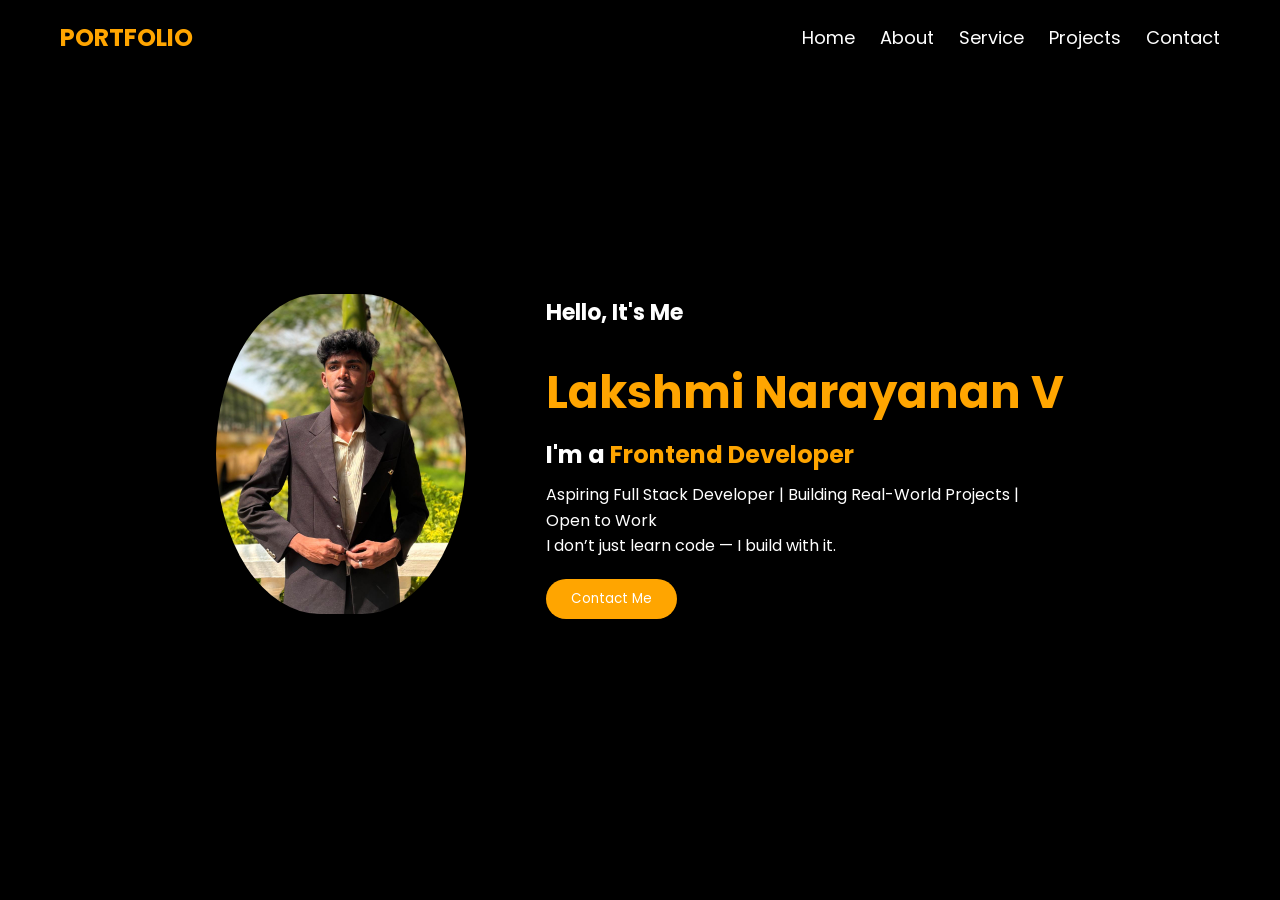
<file: index.html>
<!DOCTYPE html>
<html lang="en">
<head>
  <meta charset="UTF-8">
  <title>Portfolio</title>

  <!-- Font + Icons -->
  <link href="https://fonts.googleapis.com/css2?family=Poppins:wght@300;500;700&display=swap" rel="stylesheet">
  <link rel="stylesheet" href="style.css">
</head>

<body>
<header class="header">
    <div class="logo">PORTFOLIO</div>

    <ul class="nav">
        <li><a href="index.html">Home</a></li>
        <li><a href="about.html">About</a></li>
        <li><a href="service.html">Service</a></li>
        <li><a href="project.html">Projects</a></li>
        <li><a href="contact.html">Contact</a></li>
    </ul>
</header>

<!-- MAIN SECTION -->
<section class="main">

  <!-- LEFT IMAGE -->
  <div class="image">
    <img src="profile.jpeg" alt="profile">
  </div>

  <!-- RIGHT TEXT -->
  <div class="content">
    <h3>Hello, It's Me</h3>
    <h1>Lakshmi Narayanan V</h1>
    <h2>I'm a <span>Frontend Developer</span></h2>

    <p>
      Aspiring Full Stack Developer | Building Real-World Projects | Open to Work <br>
      I don’t just learn code — I build with it.
    </p>

    <a href="contact.html"><button>Contact Me</button></a>
  </div>

</section>

</body>
</html>
</file>
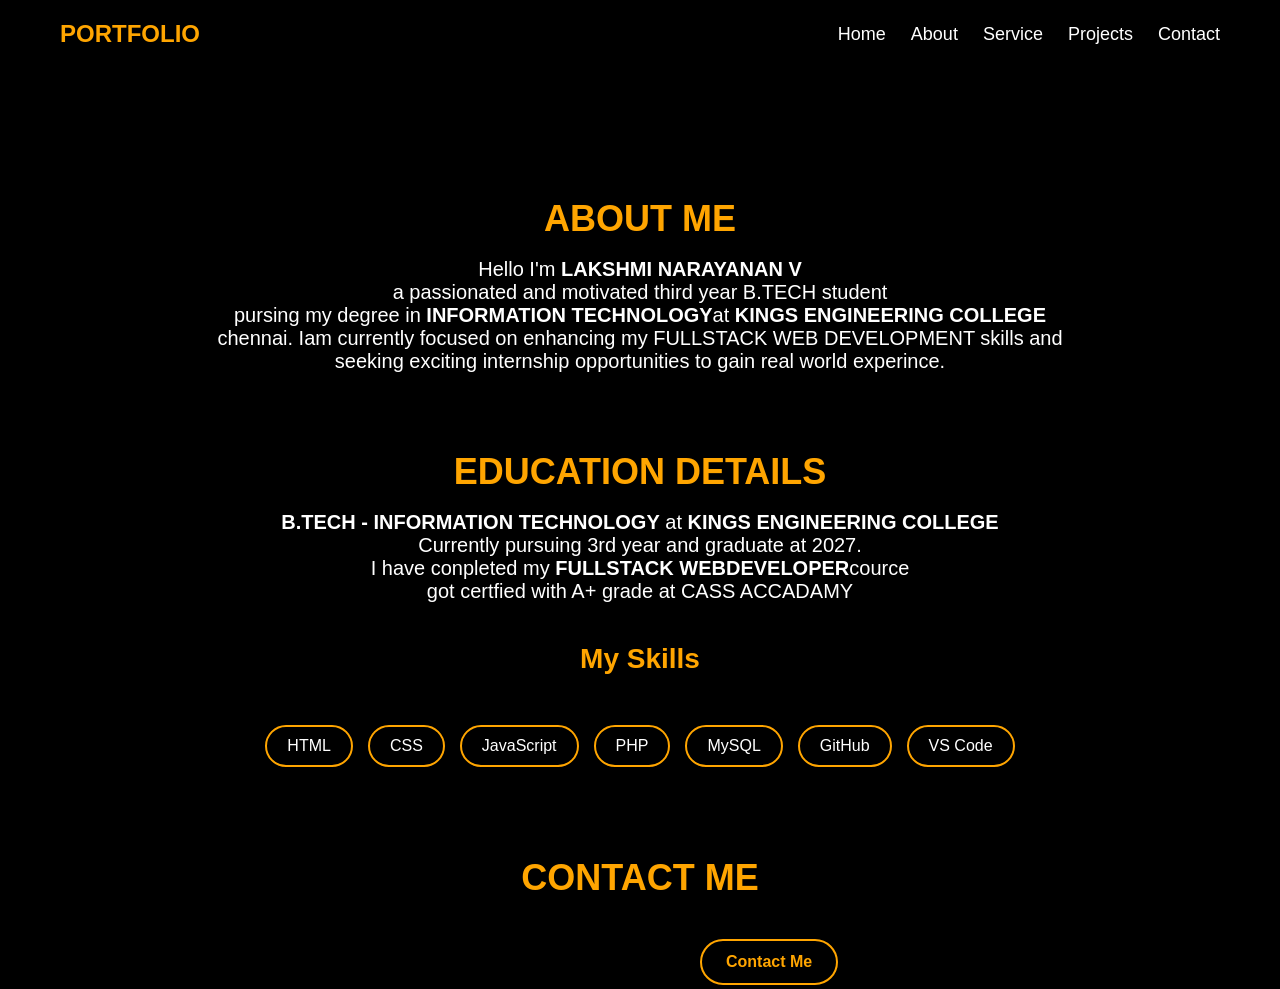
<file: about.html>
<!DOCTYPE html>
<html lang="en">
<head>
    <meta charset="UTF-8">
    <meta name="viewport" content="width=device-width, initial-scale=1.0">
    <title>PORTFOLIO</title>
    <link rel="stylesheet" href="style.css">
</head>
<body>
   <header class="header">
    <div class="logo">PORTFOLIO</div>

    <ul class="nav">
        <li><a href="index.html">Home</a></li>
        <li><a href="about.html">About</a></li>
        <li><a href="service.html">Service</a></li>
        <li><a href="project.html">Projects</a></li>
        <li><a href="contact.html">Contact</a></li>
    </ul>
</header><div class="about">
        <h1 class="a1">ABOUT ME</h1><br><br>
        <p class="fd2">Hello I'm <strong>LAKSHMI NARAYANAN V</strong><br>
            a passionated and motivated third year B.TECH student 
            <br>pursing my degree in <strong>INFORMATION TECHNOLOGY</strong>at<strong> KINGS ENGINEERING COLLEGE </strong><br> 
            chennai. Iam currently focused on enhancing my FULLSTACK WEB DEVELOPMENT skills and<br>
             seeking exciting internship opportunities to gain real world experince.</p><br>
    </div>
    
    <div class="ed">
        <h1 class="ed2">EDUCATION DETAILS</h1><br><br>
        <p class="ed1"><strong>B.TECH - INFORMATION TECHNOLOGY</strong> at <strong>KINGS ENGINEERING COLLEGE</strong><br> Currently pursuing 3rd year and graduate at 2027.<br>I have conpleted my <strong>FULLSTACK WEBDEVELOPER</strong>cource <br> got certfied with A+ grade at CASS ACCADAMY</p>
    </div>
    <section id="skills">
  <h2>My Skills</h2>
  <div class="skills-container">
    <button class="skill-btn">HTML</button>
    <button class="skill-btn">CSS</button>
    <button class="skill-btn">JavaScript</button>
    <button class="skill-btn">PHP</button>
    <button class="skill-btn">MySQL</button>
    <button class="skill-btn">GitHub</button>
    <button class="skill-btn">VS Code</button>
  </div>
</section>
<div class="cn1">
<h1 class="cn">CONTACT ME</h1>
</div>
<div class="btn1">
    <ul>
        <li><a href="contact.html">Contact Me</a></li>
    </ul>
</body>
</html>
</file>
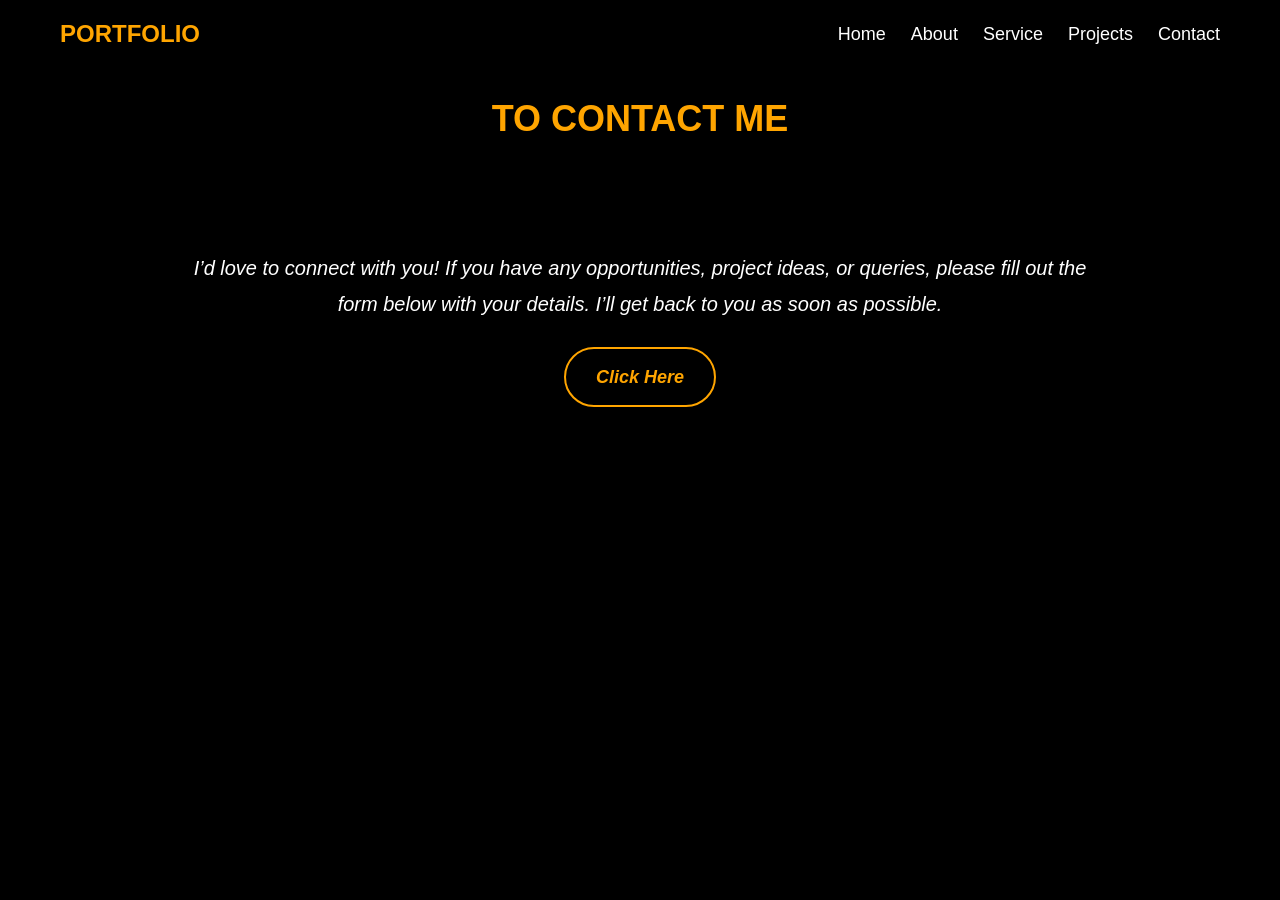
<file: contact.html>
<!DOCTYPE html>
<html lang="en">
<head>
    <meta charset="UTF-8">
    <meta name="viewport" content="width=device-width, initial-scale=1.0">
    <title>PORTFOLIO</title>
    <link rel="stylesheet" href="style.css">
</head>
<body>
    <body>
    <header class="header">
    <div class="logo">PORTFOLIO</div>

    
    <ul class="nav">
        <li><a href="index.html">Home</a></li>
        <li><a href="about.html">About</a></li>
        <li><a href="service.html">Service</a></li>
        <li><a href="project.html">Projects</a></li>
        <li><a href="contact.html">Contact</a></li>
    </ul>
</header>
<h1>TO CONTACT ME</h1><br>
<br>
<br><br><br>
<div class="contact-text">

    <p>
        I’d love to connect with you!  
        If you have any opportunities, project ideas, or queries, 
        please fill out the form below with your details.  
        I’ll get back to you as soon as possible.
    </p>

    <a 
       href="https://docs.google.com/forms/d/e/1FAIpQLSfDUZhe28WW1zJt1yw1IC55vZ43JvWvsALFurTal2t4ToVGIg/viewform?usp=dialog"
       target="_blank"
       class="contact-btn">
       Click Here
    </a>
</div>
</body>
</html>
</file>
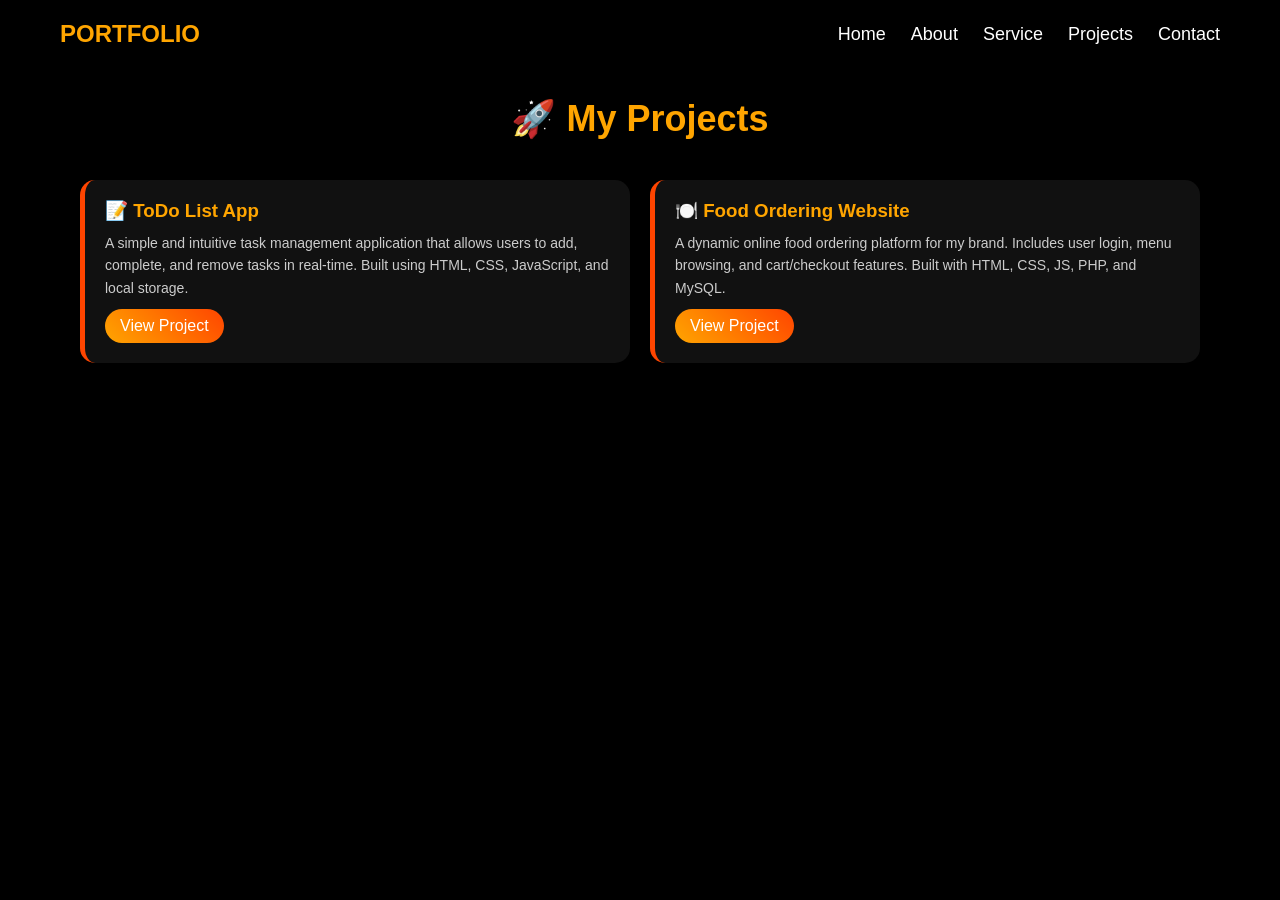
<file: project.html>
<!DOCTYPE html>
<html lang="en">
<head>
    <meta charset="UTF-8">
    <meta name="viewport" content="width=device-width, initial-scale=1.0">
    <title>PORTFOLIO</title>
    <link rel="stylesheet" href="style.css">
</head>
<body>
    <body>
   <header class="header">
    <div class="logo">PORTFOLIO</div>

    <ul class="nav">
        <li><a href="index.html">Home</a></li>
        <li><a href="about.html">About</a></li>
        <li><a href="service.html">Service</a></li>
        <li><a href="project.html">Projects</a></li>
        <li><a href="contact.html">Contact</a></li>
    </ul>
</header> <h1 class="h11">🚀 My Projects</h1>

  <div class="projects-container">

    <div class="project-card">
      <h3>📝 ToDo List App</h3>
      <p>A simple and intuitive task management application that allows users to add, complete, and remove tasks in real-time. Built using HTML, CSS, JavaScript, and local storage.</p>
      <a href="#">View Project</a>
    </div>

    <div class="project-card">
      <h3>🍽️ Food Ordering Website</h3>
      <p>A dynamic online food ordering platform for my brand. Includes user login, menu browsing, and cart/checkout features. Built with HTML, CSS, JS, PHP, and MySQL.</p>
      <a href="#">View Project</a> 
    </div>


  </div>
</body>
</html>
</file>
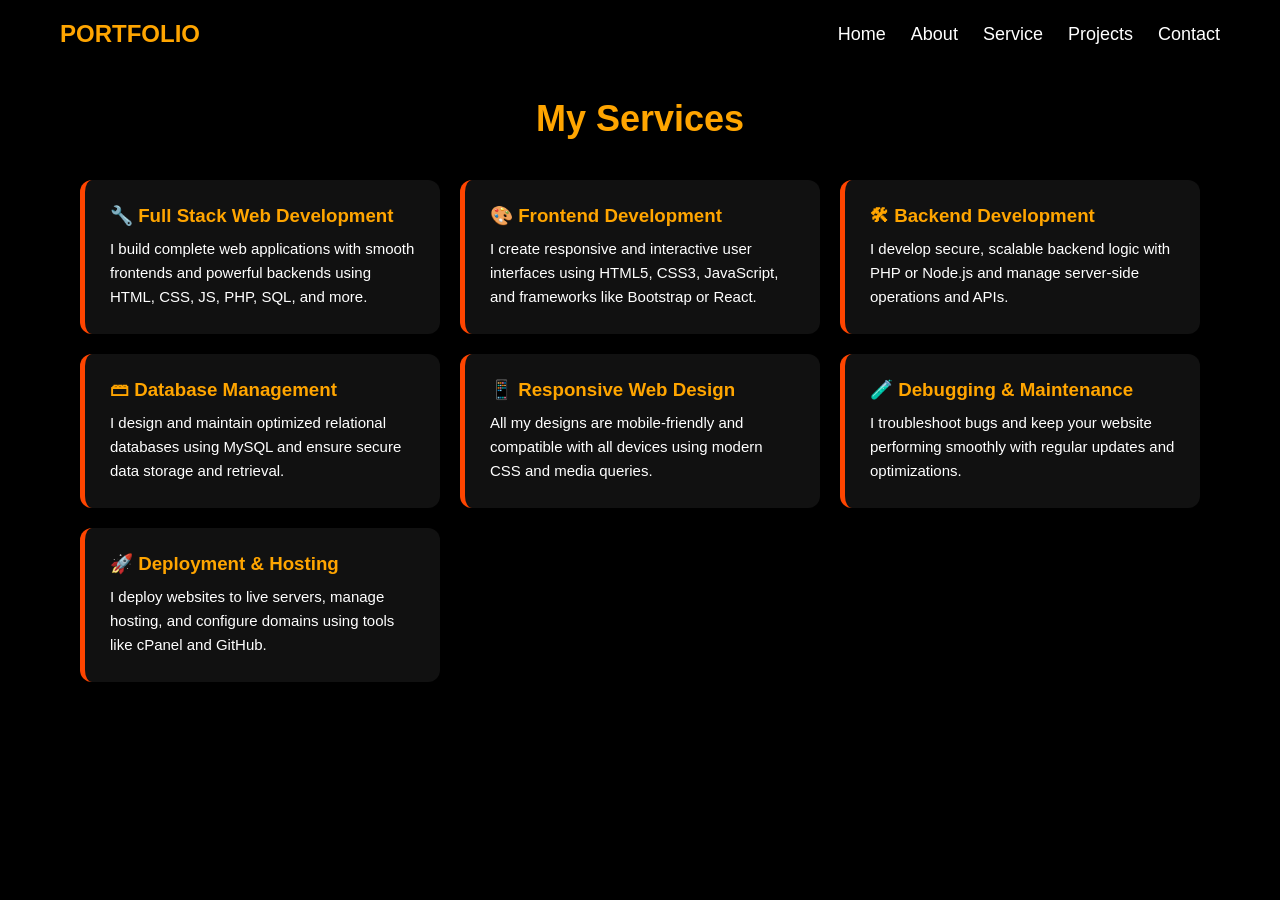
<file: service.html>
<!DOCTYPE html>
<html lang="en">
<head>
  <meta charset="UTF-8">
  <meta name="viewport" content="width=device-width, initial-scale=1.0">
  <title>PORTFOLIO</title>
  <link rel="stylesheet" href="style.css">
</head>
<body>
 <header class="header">
    <div class="logo">PORTFOLIO</div>

    <ul class="nav">
        <li><a href="index.html">Home</a></li>
        <li><a href="about.html">About</a></li>
        <li><a href="service.html">Service</a></li>
        <li><a href="project.html">Projects</a></li>
        <li><a href="contact.html">Contact</a></li>
    </ul>
</header><h1>My Services</h1>

  <div class="services-container">

    <div class="card">
      <h3>🔧 Full Stack Web Development</h3>
      <p>I build complete web applications with smooth frontends and powerful backends using HTML, CSS, JS, PHP, SQL, and more.</p>
    </div>

    <div class="card">
      <h3>🎨 Frontend Development</h3>
      <p>I create responsive and interactive user interfaces using HTML5, CSS3, JavaScript, and frameworks like Bootstrap or React.</p>
    </div>

    <div class="card">
      <h3>🛠 Backend Development</h3>
      <p>I develop secure, scalable backend logic with PHP or Node.js and manage server-side operations and APIs.</p>
    </div>

    <div class="card">
      <h3>🗃 Database Management</h3>
      <p>I design and maintain optimized relational databases using MySQL and ensure secure data storage and retrieval.</p>
    </div>

    <div class="card">
      <h3>📱 Responsive Web Design</h3>
      <p>All my designs are mobile-friendly and compatible with all devices using modern CSS and media queries.</p>
    </div>

    <div class="card">
      <h3>🧪 Debugging & Maintenance</h3>
      <p>I troubleshoot bugs and keep your website performing smoothly with regular updates and optimizations.</p>
    </div>

    <div class="card">
      <h3>🚀 Deployment & Hosting</h3>
      <p>I deploy websites to live servers, manage hosting, and configure domains using tools like cPanel and GitHub.</p>
    </div>

  </div>

</body>
</html>
</file>
<file: style.css>
* {
  margin: 0;
  padding: 0;
  box-sizing: border-box;
  font-family: 'Poppins', sans-serif;
}

body {
  background: black;
  color: white;
}

/* HEADER */
.header {
    display: flex;
    justify-content: space-between;
    align-items: center;
    padding: 20px 60px;
    background-color: black;

    position: sticky;
    top: 0;
    z-index: 1000;

    box-shadow: 0 2px 10px rgba(0,0,0,0.5);
}

.logo {
    font-size: 24px;
    font-weight: bold;
    color: orange;
}

.nav {
    display: flex;
    list-style: none;
    gap: 25px;
    margin: 0;
    padding: 0;
}

.nav li {
    display: inline-block;
}

.nav a {
    text-decoration: none;
    color: white;
    font-size: 18px;
    transition: 0.3s;
}

.nav a:hover {
    color: orange;
}

/* MAIN LAYOUT */
.main {
  display: flex;
  align-items: center;
  justify-content: center;
  gap: 80px;
  height: 85vh;
  padding: 0 60px;
}

/* IMAGE LEFT */
.image img {
  width: 250px;
  height: 320px;
  object-fit: cover;
  border-radius: 50% / 60%; /* OVAL */
  
}

/* TEXT RIGHT */
.content h3 {
  font-size: 22px;
}

.content h1 {
  font-size: 45px;
  color: orange;
}

.content h2 {
  font-size: 24px;
  margin: 10px 0;
}

.content span {
  color: orange;
}

.content p {
  max-width: 500px;
  line-height: 1.6;
}

/* BUTTON */
button {
  margin-top: 20px;
  padding: 10px 25px;
  border: none;
  background: orange;
  color: white;
  border-radius: 25px;
  cursor: pointer;
}

button:hover {
  background: white;
  color: orange;
}

/*about*/

.about{
    color: white;
    text-align: center;
    padding-top: 100px;
}
.a1{
    color: orange;

    display: inline-block;
}
.fd2{
    font-size: 20px;
}
.ed{
     color: white;
    text-align: center;
    padding-top: 30px;
}
.ed2{
    color: orange;
   
    display: inline-block;
}
.ed1{
    font-size: 20px;
}
#skills {
  padding: 40px;
  text-align: center;
  font-family: 'Segoe UI', sans-serif;
}

#skills h2 {
  font-size: 28px;
  margin-bottom: 30px;
  color: orange;
  display: inline-block;
 
}

.skills-container {
  display: flex;
  flex-wrap: wrap;
  justify-content: center;
  gap: 15px;
}

.skill-btn {
  padding: 10px 20px;
  font-size: 16px;
  border: 2px solid orange;
  background-color: black;
  color: white;
  border-radius: 25px;
  cursor: pointer;
  transition: all 0.3s ease;
}

.skill-btn:hover {
  color: orangered;
  transform: scale(1.05);

}
.cn1{
    color: white;
    text-align: center;
    padding-top: 20px;
}
.cn{
    color: orange;
    display: inline-block;
}
.btn1{
    color: orange;
    padding-left: 700px;
    padding-top: 40px;


}
.btn1 ul{
     display: flex;
    list-style: none;
    gap: 30px;
    padding-right:30px ;
}
.btn1 ul a{
    text-decoration: none;
    color: orange;
    display: inline-block;
    position: relative;
    padding: 12px 24px;
    color: orange;
    text-decoration: none;
    font-weight: bold;
    border: 2px solid orange;
    border-radius: 30px;
    overflow: hidden;
    z-index: 1;
    transition: 0.3s ease-in-out;

}

.btn1 ul li a:hover{
    background: rgba(0,240,255,0.1);
    box-shadow: 0 0 15px #ff6600,0 0 30px #ffd000;
    color: #fff;
}

/*service*/

h1 {
      text-align: center;
      margin-top: 30px;
      font-size: 36px;
      color: orange;
    }

    .services-container {
      display: grid;
      grid-template-columns: repeat(auto-fit, minmax(280px, 1fr));
      gap: 20px;
      padding: 40px;
      max-width: 1200px;
      margin: auto;
    }

    .card {
        background-color: #111;
      border-radius: 12px;
      padding: 25px;
      box-shadow: 0 8px 16px rgba(0, 0, 0, 0.1);
      transition: transform 0.2s ease;
      border-left:  5px solid orangered;

    }

    .card:hover {
      transform: translateY(-5px);
    }

    .card h3 {
      color: orange;
      margin-bottom: 10px;
    }

    .card p {
      
      font-size: 15px;
      line-height: 1.6;
    }

/*PROJECT*/


.h11 {
      text-align: center;
      margin-top: 30px;
      font-size: 36px;
      color: orange;
    }

    .projects-container {
      display: grid;
      grid-template-columns: repeat(auto-fit, minmax(280px, 1fr));
      gap: 20px;
      padding: 40px;
      max-width: 1200px;
      margin: auto;
    }

    .project-card {
      background-color: #111;
      border-radius: 15px;
      padding: 20px;
      box-shadow: 0 5px 15px rgba(0,0,0,0.5);
      border-left: 5px solid orangered;
      transition: transform 0.3s ease;
    }

    .project-card:hover {
      transform: translateY(-5px);
    }

    .project-card h3 {
      color: orange;
      margin-bottom: 10px;
    }

    .project-card p {
      color: #ccc;
      font-size: 14px;
      line-height: 1.6;
    }

    .project-card a {
      display: inline-block;
      margin-top: 10px;
      color: #fff;
      text-decoration: none;
      background: linear-gradient(45deg, orange, orangered);
      padding: 8px 15px;
      border-radius: 20px;
      transition: background 0.3s;
    }

/* Contact Section */
.contact-text {
    color: white;
    text-align: center;
    font-size: 20px;
    font-style:italic;
    line-height: 1.8;
    width: 70%;
    margin: auto;
    padding-top: 20px;
}

/* Button Styling */
.contact-btn {
    display: inline-block;
    margin-top: 25px;
    padding: 12px 30px;
    background-color: black;
    color: orange;
    border: 2px solid orange;
    border-radius: 30px;
    text-decoration: none;
    font-size: 18px;
    font-weight: bold;
    
    transition: 0.3s ease-in-out;
}

.contact-btn:hover {
    background-color: orange;
    color: black;
    box-shadow: 0 0 15px orange;
}

@media screen and (max-width: 768px) {

  /* HEADER */
  .header {
    flex-direction: column;
    gap: 15px;
    padding: 20px;
  }

  .nav {
    flex-wrap: wrap;
    justify-content: center;
    gap: 15px;
  }

  .nav a {
    font-size: 16px;
  }

  /* HOME PAGE */
  .main {
    flex-direction: column;
    text-align: center;
    height: auto;
    padding: 40px 20px;
    gap: 40px;
  }

  .image img {
    width: 220px;
    height: 280px;
  }

  .content h1 {
    font-size: 34px;
  }

  .content h2 {
    font-size: 22px;
  }

  .content p {
    max-width: 100%;
    font-size: 16px;
  }

  button {
    width: 180px;
  }

  /* ABOUT PAGE */
  .about,
  .ed {
    padding: 40px 20px;
  }

  .fd2,
  .ed1 {
    font-size: 18px;
    line-height: 1.7;
  }

  .a1,
  .ed2 {
    font-size: 32px;
  }

  /* SKILLS */
  #skills {
    padding: 30px 20px;
  }

  .skills-container {
    gap: 10px;
  }

  .skill-btn {
    font-size: 14px;
    padding: 8px 16px;
  }

  /* CONTACT BUTTON IN ABOUT PAGE */
  .btn1 {
    padding-left: 0;
    display: flex;
    justify-content: center;
    padding-top: 20px;
  }

  .btn1 ul {
    justify-content: center;
    padding-right: 0;
  }

  /* SERVICES */
  .services-container {
    grid-template-columns: 1fr;
    padding: 20px;
  }

  .card {
    padding: 20px;
  }

  /* PROJECTS */
  .projects-container {
    grid-template-columns: 1fr;
    padding: 20px;
  }

  .project-card {
    padding: 20px;
  }

  /* CONTACT PAGE */
  .contact-text {
    width: 90%;
    font-size: 17px;
  }

  .contact-btn {
    font-size: 16px;
    padding: 10px 22px;
  }

  /* GLOBAL HEADINGS */
  h1,
  .h11 {
    font-size: 30px;
    padding: 0 10px;
  }

}
</file>
